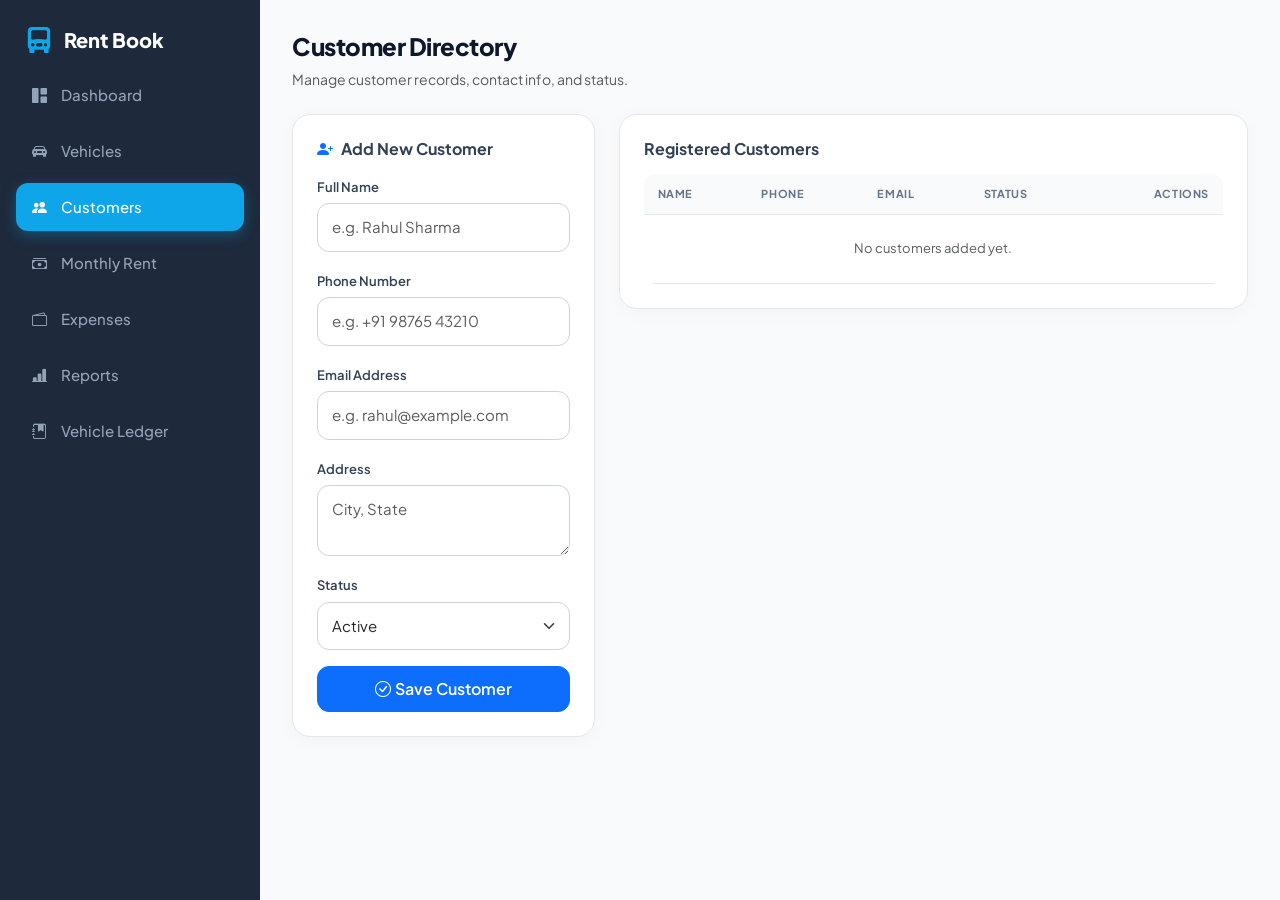
<file: customers.html>
<!DOCTYPE html>
<html lang="en">
<head>
    <meta charset="UTF-8">
    <meta name="viewport" content="width=device-width, initial-scale=1.0, maximum-scale=1.0, user-scalable=no">
    <title>Customers - Rent Book Pro</title>
    <link href="https://cdn.jsdelivr.net/npm/bootstrap@5.3.3/dist/css/bootstrap.min.css" rel="stylesheet">
    <link href="https://cdn.jsdelivr.net/npm/bootstrap-icons@1.11.3/font/bootstrap-icons.css" rel="stylesheet">
    <link rel="stylesheet" href="style.css">
</head>
<body>

    <!-- Mobile Drawer Overlay -->
    <div class="sidebar-overlay" id="sidebarOverlay" onclick="toggleSidebar()"></div>

    <!-- Mobile Header -->
    <header class="mobile-header">
        <div class="d-flex align-items-center gap-2">
            <button class="mobile-menu-btn" onclick="toggleSidebar()" aria-label="Toggle Menu">
                <i class="bi bi-list"></i>
            </button>
            <span class="fw-bold fs-5 text-white">Rent Book</span>
        </div>
        <span class="badge bg-primary-soft rounded-pill">Pro</span>
    </header>

    <div class="wrapper">
        <!-- Sidebar Navigation -->
        <aside class="sidebar" id="sidebar">
            <div class="d-flex align-items-center justify-content-between mb-2">
                <h3 class="logo mb-0"><i class="bi bi-truck-front-fill"></i><span>Rent Book</span></h3>
                <button class="mobile-menu-btn d-md-none" onclick="toggleSidebar()"><i class="bi bi-x-lg"></i></button>
            </div>
            
            <ul class="menu mt-3">
                <li><a href="index.html"><i class="bi bi-grid-1x2-fill"></i><span>Dashboard</span></a></li>
                <li><a href="vehicles.html"><i class="bi bi-car-front-fill"></i><span>Vehicles</span></a></li>
                <li class="active"><a href="customers.html"><i class="bi bi-people-fill"></i><span>Customers</span></a></li>
                <li><a href="rent.html"><i class="bi bi-cash-stack"></i><span>Monthly Rent</span></a></li>
                <li><a href="expenses.html"><i class="bi bi-wallet2"></i><span>Expenses</span></a></li>
                <li><a href="reports.html"><i class="bi bi-bar-chart-line-fill"></i><span>Reports</span></a></li>
                <li><a href="ledger.html"><i class="bi bi-journal-bookmark-fill"></i><span>Vehicle Ledger</span></a></li>
            </ul>
        </aside>

        <!-- Main Content Area -->
        <main class="content">
            <div class="topbar">
                <div>
                    <h2 class="page-title">Customer Directory</h2>
                    <p class="text-muted small mb-0">Manage customer records, contact info, and status.</p>
                </div>
            </div>

            <div class="row g-4">
                <!-- Customer Form (Add/Edit) -->
                <div class="col-xl-4 col-lg-5">
                    <div class="panel-card p-3 p-md-4">
                        <h5 class="fw-bold mb-3 fs-6" id="formTitle"><i class="bi bi-person-plus-fill text-primary me-2"></i>Add New Customer</h5>
                        <form id="customerForm">
                            <input type="hidden" id="editCustomerIndex" value="-1">

                            <div class="mb-3">
                                <label class="form-label">Full Name</label>
                                <input type="text" id="cName" class="form-control" placeholder="e.g. Rahul Sharma" required>
                            </div>

                            <div class="mb-3">
                                <label class="form-label">Phone Number</label>
                                <input type="tel" id="cPhone" class="form-control" placeholder="e.g. +91 98765 43210" required>
                            </div>

                            <div class="mb-3">
                                <label class="form-label">Email Address</label>
                                <input type="email" id="cEmail" class="form-control" placeholder="e.g. rahul@example.com">
                            </div>

                            <div class="mb-3">
                                <label class="form-label">Address</label>
                                <textarea id="cAddress" class="form-control" rows="2" placeholder="City, State"></textarea>
                            </div>

                            <div class="mb-3">
                                <label class="form-label">Status</label>
                                <select id="cStatus" class="form-select">
                                    <option value="Active">Active</option>
                                    <option value="Inactive">Inactive</option>
                                </select>
                            </div>

                            <div class="d-flex gap-2">
                                <button type="submit" id="submitBtn" class="btn btn-primary w-100">
                                    <i class="bi bi-check-circle me-1"></i> Save Customer
                                </button>
                                <button type="button" id="cancelBtn" class="btn btn-outline-secondary d-none" onclick="cancelCustomerEdit()">
                                    Cancel
                                </button>
                            </div>
                        </form>
                    </div>
                </div>

                <!-- Customer Directory Table -->
                <div class="col-xl-8 col-lg-7">
                    <div class="panel-card p-3 p-md-4">
                        <h5 class="fw-bold mb-3 fs-6">Registered Customers</h5>
                        <div class="table-responsive">
                            <table class="table custom-table align-middle">
                                <thead>
                                    <tr>
                                        <th>Name</th>
                                        <th>Phone</th>
                                        <th>Email</th>
                                        <th>Status</th>
                                        <th class="text-end">Actions</th>
                                    </tr>
                                </thead>
                                <tbody id="customerList"></tbody>
                            </table>
                        </div>
                    </div>
                </div>
            </div>
        </main>
    </div>

    <script>
        function toggleSidebar() {
            document.getElementById("sidebar").classList.toggle("show");
            document.getElementById("sidebarOverlay").classList.toggle("active");
        }

        function loadCustomers() {
            let customers = JSON.parse(localStorage.getItem("customers")) || [];
            let tbody = document.getElementById("customerList");

            if (customers.length === 0) {
                tbody.innerHTML = `<tr><td colspan="5" class="text-center text-muted py-4">No customers added yet.</td></tr>`;
                return;
            }

            tbody.innerHTML = customers.map((c, i) => `
                <tr>
                    <td>
                        <div class="fw-bold text-dark">${c.name}</div>
                        <small class="text-muted">${c.address || ''}</small>
                    </td>
                    <td><span class="fw-medium">${c.phone}</span></td>
                    <td><small class="text-muted">${c.email || '-'}</small></td>
                    <td>
                        <span class="badge ${c.status === 'Active' ? 'bg-success-soft' : 'bg-danger-soft'}">
                            ${c.status || 'Active'}
                        </span>
                    </td>
                    <td class="text-end">
                        <div class="btn-group btn-group-sm">
                            <button onclick="editCustomer(${i})" class="btn btn-outline-primary" title="Edit Customer"><i class="bi bi-pencil-square"></i></button>
                            <button onclick="deleteCustomer(${i})" class="btn btn-outline-danger" title="Delete Customer"><i class="bi bi-trash"></i></button>
                        </div>
                    </td>
                </tr>
            `).join('');
        }

        document.getElementById("customerForm").addEventListener("submit", (e) => {
            e.preventDefault();
            let customers = JSON.parse(localStorage.getItem("customers")) || [];
            let index = parseInt(document.getElementById("editCustomerIndex").value);

            let data = {
                name: document.getElementById("cName").value.trim(),
                phone: document.getElementById("cPhone").value.trim(),
                email: document.getElementById("cEmail").value.trim(),
                address: document.getElementById("cAddress").value.trim(),
                status: document.getElementById("cStatus").value
            };

            if (index >= 0) {
                customers[index] = data;
            } else {
                customers.push(data);
            }

            localStorage.setItem("customers", JSON.stringify(customers));
            cancelCustomerEdit();
            loadCustomers();
        });

        function editCustomer(i) {
            let customers = JSON.parse(localStorage.getItem("customers")) || [];
            let c = customers[i];
            if (!c) return;

            document.getElementById("editCustomerIndex").value = i;
            document.getElementById("cName").value = c.name || '';
            document.getElementById("cPhone").value = c.phone || '';
            document.getElementById("cEmail").value = c.email || '';
            document.getElementById("cAddress").value = c.address || '';
            document.getElementById("cStatus").value = c.status || 'Active';

            document.getElementById("formTitle").innerHTML = `<i class="bi bi-pencil-square text-primary me-2"></i>Edit Customer`;
            document.getElementById("submitBtn").innerHTML = `<i class="bi bi-check-circle me-1"></i> Update Customer`;
            document.getElementById("cancelBtn").classList.remove("d-none");
        }

        function cancelCustomerEdit() {
            document.getElementById("customerForm").reset();
            document.getElementById("editCustomerIndex").value = "-1";
            document.getElementById("formTitle").innerHTML = `<i class="bi bi-person-plus-fill text-primary me-2"></i>Add New Customer`;
            document.getElementById("submitBtn").innerHTML = `<i class="bi bi-check-circle me-1"></i> Save Customer`;
            document.getElementById("cancelBtn").classList.add("d-none");
        }

        function deleteCustomer(i) {
            if (confirm("Are you sure you want to delete this customer?")) {
                let customers = JSON.parse(localStorage.getItem("customers")) || [];
                customers.splice(i, 1);
                localStorage.setItem("customers", JSON.stringify(customers));
                cancelCustomerEdit();
                loadCustomers();
            }
        }

        document.addEventListener("DOMContentLoaded", loadCustomers);
    </script>
</body>
</html>
</file>
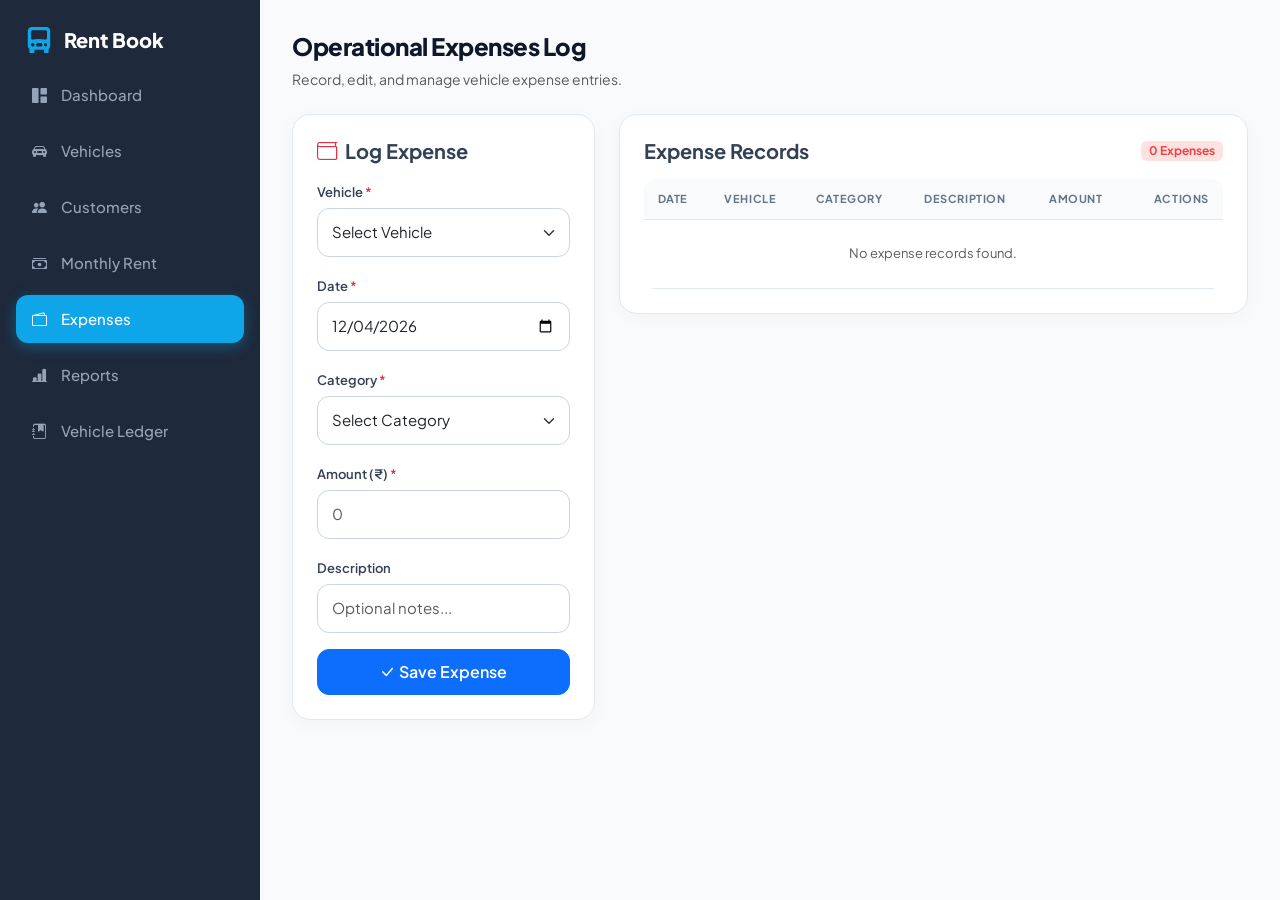
<file: expenses.html>
<!DOCTYPE html>
<html lang="en">
<head>
    <meta charset="UTF-8">
    <meta name="viewport" content="width=device-width, initial-scale=1.0">
    <title>Expenses - Rent Book Pro</title>
    <link href="https://cdn.jsdelivr.net/npm/bootstrap@5.3.3/dist/css/bootstrap.min.css" rel="stylesheet">
    <link href="https://cdn.jsdelivr.net/npm/bootstrap-icons@1.11.3/font/bootstrap-icons.css" rel="stylesheet">
    <link rel="stylesheet" href="style.css">
</head>
<body>
     <!-- Mobile Drawer Overlay -->
    <div class="sidebar-overlay" id="sidebarOverlay" onclick="toggleSidebar()"></div>

    <!-- Mobile Header -->
    <header class="mobile-header">
        <div class="d-flex align-items-center gap-2">
            <button class="mobile-menu-btn" onclick="toggleSidebar()" aria-label="Toggle Menu">
                <i class="bi bi-list"></i>
            </button>
            <span class="fw-bold fs-5 text-white">Rent Book</span>
        </div>
        <span class="badge bg-primary-soft rounded-pill">Pro</span>
    </header>
    <div class="wrapper">
        <!-- Sidebar Navigation -->
        <aside class="sidebar" id="sidebar">
            <div class="d-flex align-items-center justify-content-between mb-2">
                <h3 class="logo mb-0"><i class="bi bi-truck-front-fill"></i><span>Rent Book</span></h3>
                <button class="mobile-menu-btn d-md-none" onclick="toggleSidebar()"><i class="bi bi-x-lg"></i></button>
            </div>
            
            <ul class="menu mt-3">
                <li><a href="index.html"><i class="bi bi-grid-1x2-fill"></i><span>Dashboard</span></a></li>
                <li><a href="vehicles.html"><i class="bi bi-car-front-fill"></i><span>Vehicles</span></a></li>
                <li><a href="customers.html"><i class="bi bi-people-fill"></i><span>Customers</span></a></li>
                <li><a href="rent.html"><i class="bi bi-cash-stack"></i><span>Monthly Rent</span></a></li>
                <li class="active"><a href="expenses.html"><i class="bi bi-wallet2"></i><span>Expenses</span></a></li>
                <li><a href="reports.html"><i class="bi bi-bar-chart-line-fill"></i><span>Reports</span></a></li>
                <li><a href="ledger.html"><i class="bi bi-journal-bookmark-fill"></i><span>Vehicle Ledger</span></a></li>
            </ul>
        </aside>

        <!-- Main Content Area -->
        <main class="content">
            <div class="topbar">
                <div>
                    <h2 class="page-title">Operational Expenses Log</h2>
                    <p class="text-muted small mb-0">Record, edit, and manage vehicle expense entries.</p>
                </div>
            </div>

            <div class="row g-4">
                <!-- Left Column: Inline Form (Add / Edit) -->
                <div class="col-lg-4">
                    <div class="panel-card p-4">
                        <h5 class="fw-bold mb-3" id="formHeader">
                            <i class="bi bi-wallet text-danger me-2"></i>Log Expense
                        </h5>
                        <form id="expForm" onsubmit="event.preventDefault(); saveExpense();">
                            <input type="hidden" id="expEditIndex" value="">

                            <div class="mb-3">
                                <label class="form-label">Vehicle <span class="text-danger">*</span></label>
                                <select id="eVehicle" class="form-select" required></select>
                            </div>

                            <div class="mb-3">
                                <label class="form-label">Date <span class="text-danger">*</span></label>
                                <input type="date" id="eDate" class="form-control" required>
                            </div>

                            <div class="mb-3">
                                <label class="form-label">Category <span class="text-danger">*</span></label>
                                <select id="eCategory" class="form-select" required>
                                    <option value="">Select Category</option>
                                    <option value="EMI">EMI</option>
                                    <option value="Driver Salary">Driver Salary</option>
                                    <option value="Insurance">Insurance</option>
                                    <option value="RTO">RTO</option>
                                    <option value="Fuel">Fuel</option>
                                    <option value="Maintenance">Maintenance</option>
                                    <option value="Toll/Tax">Toll/Tax</option>
                                    <option value="Other">Other</option>
                                </select>
                            </div>

                            <div class="mb-3">
                                <label class="form-label">Amount (₹) <span class="text-danger">*</span></label>
                                <input type="number" id="eAmount" class="form-control" placeholder="0" min="0" required>
                            </div>

                            <div class="mb-3">
                                <label class="form-label">Description</label>
                                <input type="text" id="eDesc" class="form-control" placeholder="Optional notes...">
                            </div>

                            <div class="d-flex gap-2">
                                <button type="submit" class="btn btn-primary flex-grow-1" id="submitBtn">
                                    <i class="bi bi-check-lg me-1"></i> Save Expense
                                </button>
                                <button type="button" class="btn btn-light d-none" id="cancelBtn" onclick="resetForm()">
                                    Cancel
                                </button>
                            </div>
                        </form>
                    </div>
                </div>

                <!-- Right Column: Expense Table -->
                <div class="col-lg-8">
                    <div class="panel-card p-4">
                        <div class="d-flex align-items-center justify-content-between mb-3">
                            <h5 class="fw-bold mb-0">Expense Records</h5>
                            <span class="badge bg-danger-soft" id="totalCount">0 Expenses</span>
                        </div>
                        <div class="table-responsive">
                            <table class="table custom-table align-middle">
                                <thead>
                                    <tr>
                                        <th>Date</th>
                                        <th>Vehicle</th>
                                        <th>Category</th>
                                        <th>Description</th>
                                        <th>Amount</th>
                                        <th class="text-end">Actions</th>
                                    </tr>
                                </thead>
                                <tbody id="expList"></tbody>
                            </table>
                        </div>
                    </div>
                </div>
            </div>
        </main>
    </div>

    <script>
         function toggleSidebar() {
            document.getElementById("sidebar").classList.toggle("show");
            document.getElementById("sidebarOverlay").classList.toggle("active");
        }

        function populateVehicles() {
            let vehicles = [];
            try {
                vehicles = JSON.parse(localStorage.getItem("vehicles")) || [];
            } catch (e) {
                vehicles = [];
            }
            let select = document.getElementById("eVehicle");
            select.innerHTML = `<option value="">Select Vehicle</option>` + 
                vehicles.map(v => `<option value="${v.registration}">${v.registration} - ${v.vehicleName || v.name || ''}</option>`).join('');
        }

        function loadExpenseTable() {
            let expenses = [];
            try {
                expenses = JSON.parse(localStorage.getItem("expenses")) || [];
            } catch (e) {
                expenses = [];
            }

            let tbody = document.getElementById("expList");
            document.getElementById("totalCount").innerText = `${expenses.length} Expenses`;

            if (expenses.length === 0) {
                tbody.innerHTML = `<tr><td colspan="6" class="text-center text-muted py-4">No expense records found.</td></tr>`;
                return;
            }

            let html = '';
            for (let i = expenses.length - 1; i >= 0; i--) {
                let e = expenses[i];
                html += `
                    <tr>
                        <td><small class="fw-medium">${e.date || '-'}</small></td>
                        <td class="fw-bold text-dark">${e.vehicle || '-'}</td>
                        <td><span class="badge bg-danger-soft">${e.category || 'Other'}</span></td>
                        <td><span class="text-muted small">${e.description || '-'}</span></td>
                        <td class="text-danger fw-bold">₹ ${Number(e.amount || 0).toLocaleString('en-IN')}</td>
                        <td class="text-end">
                            <button class="btn btn-sm btn-outline-primary me-1" onclick="editExpense(${i})" title="Edit">
                                <i class="bi bi-pencil-square"></i>
                            </button>
                            <button class="btn btn-sm btn-outline-danger" onclick="deleteExpense(${i})" title="Delete">
                                <i class="bi bi-trash-fill"></i>
                            </button>
                        </td>
                    </tr>
                `;
            }
            tbody.innerHTML = html;
        }

        function editExpense(index) {
            let expenses = JSON.parse(localStorage.getItem("expenses")) || [];
            let item = expenses[index];

            if (!item) return;

            document.getElementById("expEditIndex").value = index;
            document.getElementById("eVehicle").value = item.vehicle || "";
            document.getElementById("eDate").value = item.date || "";
            document.getElementById("eCategory").value = item.category || "";
            document.getElementById("eAmount").value = item.amount || "";
            document.getElementById("eDesc").value = item.description || "";

            document.getElementById("formHeader").innerHTML = `<i class="bi bi-pencil-square text-primary me-2"></i>Edit Expense`;
            document.getElementById("submitBtn").innerHTML = `<i class="bi bi-check-lg me-1"></i> Update Expense`;
            document.getElementById("cancelBtn").classList.remove("d-none");
        }

        function resetForm() {
            document.getElementById("expForm").reset();
            document.getElementById("expEditIndex").value = "";
            document.getElementById("eDate").value = new Date().toISOString().split('T')[0];

            document.getElementById("formHeader").innerHTML = `<i class="bi bi-wallet text-danger me-2"></i>Log Expense`;
            document.getElementById("submitBtn").innerHTML = `<i class="bi bi-check-lg me-1"></i> Save Expense`;
            document.getElementById("cancelBtn").classList.add("d-none");
        }

        function saveExpense() {
            let vehicle = document.getElementById("eVehicle").value;
            let date = document.getElementById("eDate").value;
            let category = document.getElementById("eCategory").value;
            let amount = document.getElementById("eAmount").value;
            let description = document.getElementById("eDesc").value;
            let editIndex = document.getElementById("expEditIndex").value;

            if (!vehicle || !date || !category || !amount) {
                alert("Please fill in all required fields.");
                return;
            }

            let expenses = JSON.parse(localStorage.getItem("expenses")) || [];
            let payload = {
                vehicle: vehicle,
                date: date,
                category: category,
                amount: Number(amount),
                description: description
            };

            if (editIndex !== "" && editIndex !== null) {
                expenses[Number(editIndex)] = payload;
            } else {
                expenses.push(payload);
            }

            localStorage.setItem("expenses", JSON.stringify(expenses));
            resetForm();
            loadExpenseTable();
        }

        function deleteExpense(index) {
            if (confirm("Are you sure you want to delete this expense entry?")) {
                let expenses = JSON.parse(localStorage.getItem("expenses")) || [];
                if (expenses[index] !== undefined) {
                    expenses.splice(index, 1);
                    localStorage.setItem("expenses", JSON.stringify(expenses));
                    
                    let currentEditingIndex = document.getElementById("expEditIndex").value;
                    if (currentEditingIndex !== "" && Number(currentEditingIndex) === index) {
                        resetForm();
                    }
                    loadExpenseTable();
                }
            }
        }

        document.addEventListener("DOMContentLoaded", () => {
            populateVehicles();
            document.getElementById("eDate").value = new Date().toISOString().split('T')[0];
            loadExpenseTable();
        });
    </script>
</body>
</html>
</file>
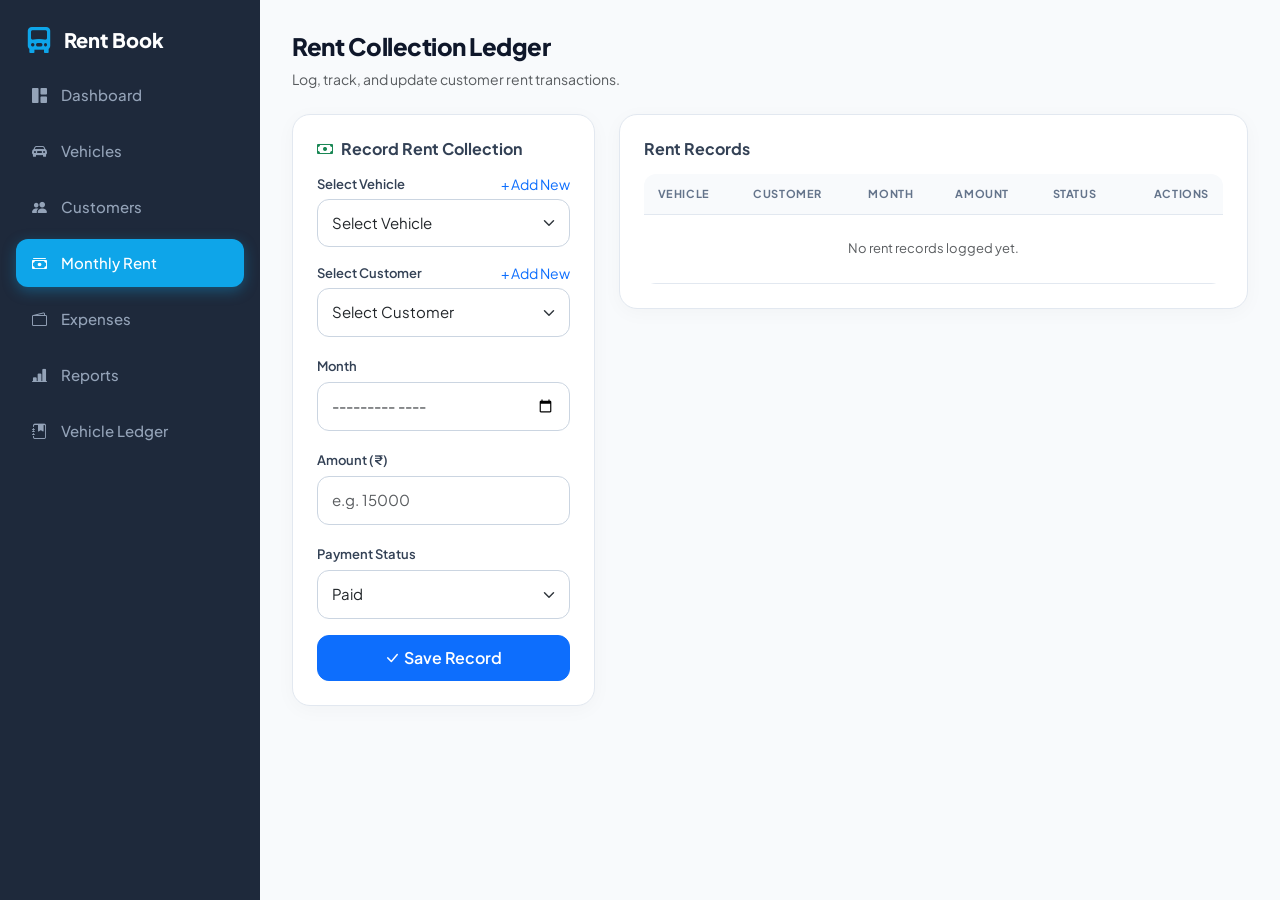
<file: Rent.html>
<!DOCTYPE html>
<html lang="en">
<head>
    <meta charset="UTF-8">
    <meta name="viewport" content="width=device-width, initial-scale=1.0, maximum-scale=1.0, user-scalable=no">
    <title>Monthly Rent - Rent Book Pro</title>
    <link href="https://cdn.jsdelivr.net/npm/bootstrap@5.3.3/dist/css/bootstrap.min.css" rel="stylesheet">
    <link href="https://cdn.jsdelivr.net/npm/bootstrap-icons@1.11.3/font/bootstrap-icons.css" rel="stylesheet">
    <link rel="stylesheet" href="style.css">
</head>
<body>

    <!-- Mobile Drawer Overlay -->
    <div class="sidebar-overlay" id="sidebarOverlay" onclick="toggleSidebar()"></div>

    <!-- Mobile Top Navigation Header -->
    <header class="mobile-header">
        <div class="d-flex align-items-center gap-2">
            <button class="mobile-menu-btn" onclick="toggleSidebar()" aria-label="Toggle Menu">
                <i class="bi bi-list"></i>
            </button>
            <span class="fw-bold fs-5 text-white">Rent Book</span>
        </div>
        <span class="badge bg-primary-soft rounded-pill">Pro</span>
    </header>

    <div class="wrapper">
        <!-- Sidebar Navigation -->
        <aside class="sidebar" id="sidebar">
            <div class="d-flex align-items-center justify-content-between mb-2">
                <h3 class="logo mb-0"><i class="bi bi-truck-front-fill"></i><span>Rent Book</span></h3>
                <button class="mobile-menu-btn d-md-none" onclick="toggleSidebar()"><i class="bi bi-x-lg"></i></button>
            </div>
            
            <ul class="menu mt-3">
                <li><a href="index.html"><i class="bi bi-grid-1x2-fill"></i><span>Dashboard</span></a></li>
                <li><a href="vehicles.html"><i class="bi bi-car-front-fill"></i><span>Vehicles</span></a></li>
                <li><a href="customers.html"><i class="bi bi-people-fill"></i><span>Customers</span></a></li>
                <li class="active"><a href="rent.html"><i class="bi bi-cash-stack"></i><span>Monthly Rent</span></a></li>
                <li><a href="expenses.html"><i class="bi bi-wallet2"></i><span>Expenses</span></a></li>
                <li><a href="reports.html"><i class="bi bi-bar-chart-line-fill"></i><span>Reports</span></a></li>
                <li><a href="ledger.html"><i class="bi bi-journal-bookmark-fill"></i><span>Vehicle Ledger</span></a></li>
            </ul>
        </aside>

        <!-- Main Content Area -->
        <main class="content">
            <div class="topbar">
                <div>
                    <h2 class="page-title">Rent Collection Ledger</h2>
                    <p class="text-muted small mb-0">Log, track, and update customer rent transactions.</p>
                </div>
            </div>

            <div class="row g-4">
                <!-- Record / Edit Form -->
                <div class="col-xl-4 col-lg-5">
                    <div class="panel-card p-3 p-md-4">
                        <h5 class="fw-bold mb-3 fs-6" id="formTitle"><i class="bi bi-cash text-success me-2"></i>Record Rent Collection</h5>
                        <form id="rentForm">
                            <input type="hidden" id="editRentIndex" value="-1">

                            <div class="mb-3">
 <div class="d-flex justify-content-between align-items-center mb-1">
                                    <label class="form-label mb-0">Select Vehicle</label>
                                    <a href="vehicles.html" class="small text-primary text-decoration-none">+ Add New</a>
                                </div>                                <select id="rVehicle" class="form-select" required></select>
                            </div>

                            <div class="mb-3">
                                <div class="d-flex justify-content-between align-items-center mb-1">
                                    <label class="form-label mb-0">Select Customer</label>
                                    <a href="customers.html" class="small text-primary text-decoration-none">+ Add New</a>
                                </div>
                                <select id="rCustomer" class="form-select" required></select>
                            </div>

                            <div class="mb-3">
                                <label class="form-label">Month</label>
                                <input type="month" id="rMonth" class="form-control" required>
                            </div>

                            <div class="mb-3">
                                <label class="form-label">Amount (₹)</label>
                                <input type="number" id="rAmount" class="form-control" placeholder="e.g. 15000" required>
                            </div>

                            <div class="mb-3">
                                <label class="form-label">Payment Status</label>
                                <select id="rStatus" class="form-select">
                                    <option value="Paid">Paid</option>
                                    <option value="Pending">Pending</option>
                                </select>
                            </div>

                            <div class="d-flex gap-2">
                                <button type="submit" id="submitBtn" class="btn btn-primary w-100">
                                    <i class="bi bi-check-lg me-1"></i> Save Record
                                </button>
                                <button type="button" id="cancelBtn" class="btn btn-outline-secondary d-none" onclick="cancelRentEdit()">
                                    Cancel
                                </button>
                            </div>
                        </form>
                    </div>
                </div>

                <!-- Rent Records Table -->
                <div class="col-xl-8 col-lg-7">
                    <div class="panel-card p-3 p-md-4">
                        <h5 class="fw-bold mb-3 fs-6">Rent Records</h5>
                        <div class="table-responsive">
                            <table class="table custom-table align-middle">
                                <thead>
                                    <tr>
                                        <th>Vehicle</th>
                                        <th>Customer</th>
                                        <th>Month</th>
                                        <th>Amount</th>
                                        <th>Status</th>
                                        <th class="text-end">Actions</th>
                                    </tr>
                                </thead>
                                <tbody id="rentList"></tbody>
                            </table>
                        </div>
                    </div>
                </div>
            </div>
        </main>
    </div>

    <script>
        function toggleSidebar() {
            document.getElementById("sidebar").classList.toggle("show");
            document.getElementById("sidebarOverlay").classList.toggle("active");
        }

        function initRentPage() {
            // Populate Vehicles Dropdown
            let vehicles = JSON.parse(localStorage.getItem("vehicles")) || [];
            let vSelect = document.getElementById("rVehicle");
            vSelect.innerHTML = `<option value="">Select Vehicle</option>` + 
                vehicles.map(v => `<option value="${v.registration}">${v.registration} - ${v.vehicleName || v.name || ''}</option>`).join('');

            // Populate Customers Dropdown from localStorage
            let customers = JSON.parse(localStorage.getItem("customers")) || [];
            let cSelect = document.getElementById("rCustomer");
            cSelect.innerHTML = `<option value="">Select Customer</option>` + 
                customers.map(c => `<option value="${c.name}">${c.name} (${c.phone})</option>`).join('');

            // Load Rent Table Data
            loadRentTable();
        }

        function loadRentTable() {
            let rents = JSON.parse(localStorage.getItem("rents")) || [];
            let tbody = document.getElementById("rentList");

            if (rents.length === 0) {
                tbody.innerHTML = `<tr><td colspan="6" class="text-center text-muted py-4">No rent records logged yet.</td></tr>`;
                return;
            }

            tbody.innerHTML = rents.map((r, i) => `
                <tr>
                    <td class="fw-bold text-dark">${r.vehicle || '-'}</td>
                    <td>${r.customer || '-'}</td>
                    <td><small class="fw-medium">${r.month || '-'}</small></td>
                    <td class="text-success fw-bold">₹ ${Number(r.amount || 0).toLocaleString('en-IN')}</td>
                    <td>
                        <span class="badge ${r.paymentStatus === 'Paid' ? 'bg-success-soft' : 'bg-warning-soft'}">
                            ${r.paymentStatus || 'Pending'}
                        </span>
                    </td>
                    <td class="text-end">
                        <div class="btn-group btn-group-sm">
                            <button onclick="editRent(${i})" class="btn btn-outline-primary" title="Edit Rent Record"><i class="bi bi-pencil-square"></i></button>
                            <button onclick="deleteRent(${i})" class="btn btn-outline-danger" title="Delete Rent Record"><i class="bi bi-trash"></i></button>
                        </div>
                    </td>
                </tr>
            `).join('');
        }

        document.getElementById("rentForm").addEventListener("submit", (e) => {
            e.preventDefault();
            let rents = JSON.parse(localStorage.getItem("rents")) || [];
            let index = parseInt(document.getElementById("editRentIndex").value);

            let record = {
                vehicle: document.getElementById("rVehicle").value,
                customer: document.getElementById("rCustomer").value,
                month: document.getElementById("rMonth").value,
                amount: document.getElementById("rAmount").value,
                paymentStatus: document.getElementById("rStatus").value,
                paymentDate: new Date().toISOString().split('T')[0]
            };

            if (index >= 0) {
                rents[index] = record;
            } else {
                rents.push(record);
            }

            localStorage.setItem("rents", JSON.stringify(rents));
            cancelRentEdit();
            loadRentTable();
        });

        function editRent(i) {
            let rents = JSON.parse(localStorage.getItem("rents")) || [];
            let r = rents[i];
            if (!r) return;

            document.getElementById("editRentIndex").value = i;
            document.getElementById("rVehicle").value = r.vehicle || '';
            document.getElementById("rCustomer").value = r.customer || '';
            document.getElementById("rMonth").value = r.month || '';
            document.getElementById("rAmount").value = r.amount || '';
            document.getElementById("rStatus").value = r.paymentStatus || 'Paid';

            document.getElementById("formTitle").innerHTML = `<i class="bi bi-pencil-square text-primary me-2"></i>Edit Rent Record`;
            document.getElementById("submitBtn").innerHTML = `<i class="bi bi-check-circle me-1"></i> Update Record`;
            document.getElementById("cancelBtn").classList.remove("d-none");
        }

        function cancelRentEdit() {
            document.getElementById("rentForm").reset();
            document.getElementById("editRentIndex").value = "-1";
            document.getElementById("formTitle").innerHTML = `<i class="bi bi-cash text-success me-2"></i>Record Rent Collection`;
            document.getElementById("submitBtn").innerHTML = `<i class="bi bi-check-lg me-1"></i> Save Record`;
            document.getElementById("cancelBtn").classList.add("d-none");
        }

        function deleteRent(i) {
            if (confirm("Are you sure you want to delete this rent entry?")) {
                let rents = JSON.parse(localStorage.getItem("rents")) || [];
                rents.splice(i, 1);
                localStorage.setItem("rents", JSON.stringify(rents));
                cancelRentEdit();
                loadRentTable();
            }
        }

        document.addEventListener("DOMContentLoaded", initRentPage);
    </script>
</body>
</html>
</file>
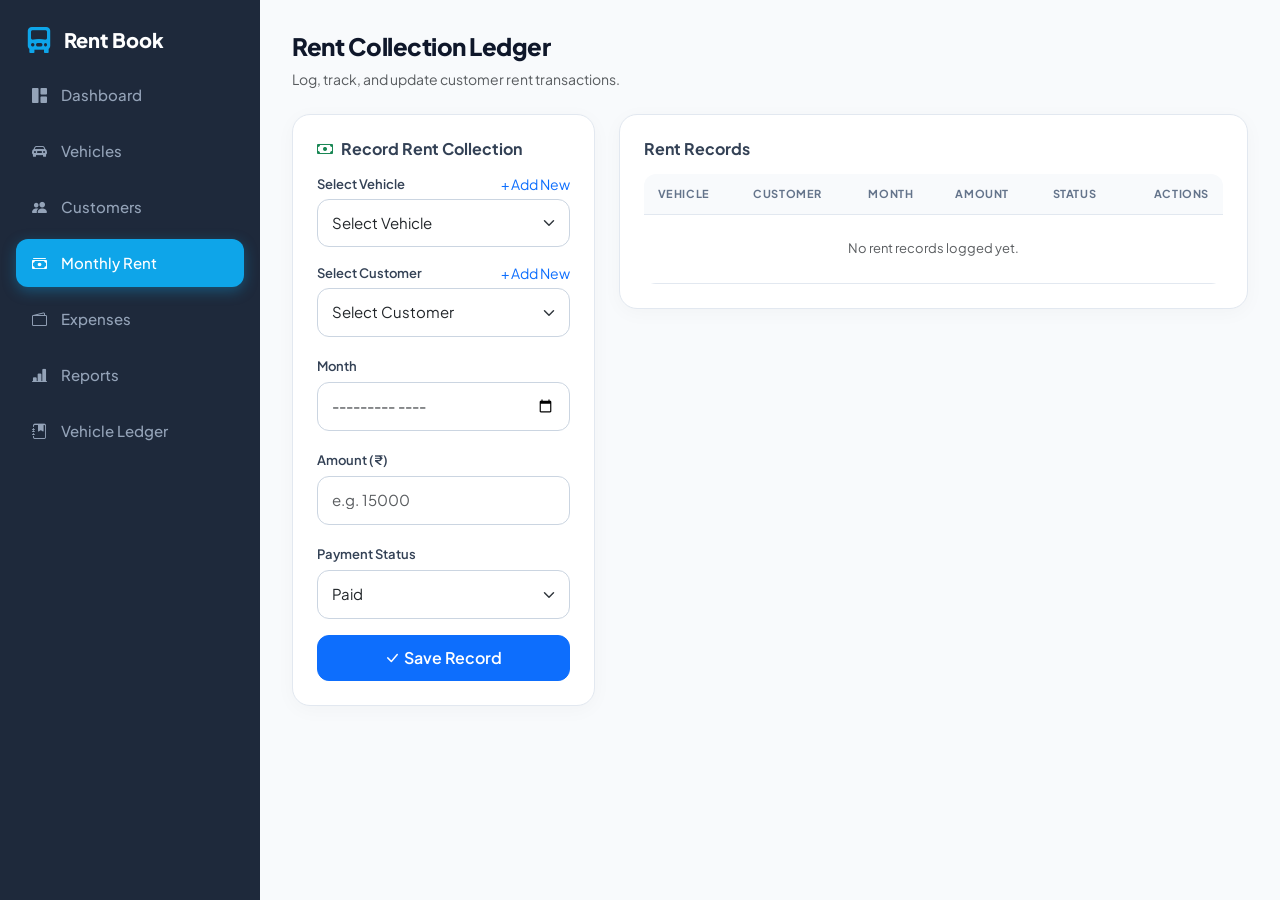
<file: rent.html>
<!DOCTYPE html>
<html lang="en">
<head>
    <meta charset="UTF-8">
    <meta name="viewport" content="width=device-width, initial-scale=1.0, maximum-scale=1.0, user-scalable=no">
    <title>Monthly Rent - Rent Book Pro</title>
    <link href="https://cdn.jsdelivr.net/npm/bootstrap@5.3.3/dist/css/bootstrap.min.css" rel="stylesheet">
    <link href="https://cdn.jsdelivr.net/npm/bootstrap-icons@1.11.3/font/bootstrap-icons.css" rel="stylesheet">
    <link rel="stylesheet" href="style.css">
</head>
<body>

    <!-- Mobile Drawer Overlay -->
    <div class="sidebar-overlay" id="sidebarOverlay" onclick="toggleSidebar()"></div>

    <!-- Mobile Top Navigation Header -->
    <header class="mobile-header">
        <div class="d-flex align-items-center gap-2">
            <button class="mobile-menu-btn" onclick="toggleSidebar()" aria-label="Toggle Menu">
                <i class="bi bi-list"></i>
            </button>
            <span class="fw-bold fs-5 text-white">Rent Book</span>
        </div>
        <span class="badge bg-primary-soft rounded-pill">Pro</span>
    </header>

    <div class="wrapper">
        <!-- Sidebar Navigation -->
        <aside class="sidebar" id="sidebar">
            <div class="d-flex align-items-center justify-content-between mb-2">
                <h3 class="logo mb-0"><i class="bi bi-truck-front-fill"></i><span>Rent Book</span></h3>
                <button class="mobile-menu-btn d-md-none" onclick="toggleSidebar()"><i class="bi bi-x-lg"></i></button>
            </div>
            
            <ul class="menu mt-3">
                <li><a href="index.html"><i class="bi bi-grid-1x2-fill"></i><span>Dashboard</span></a></li>
                <li><a href="vehicles.html"><i class="bi bi-car-front-fill"></i><span>Vehicles</span></a></li>
                <li><a href="customers.html"><i class="bi bi-people-fill"></i><span>Customers</span></a></li>
                <li class="active"><a href="rent.html"><i class="bi bi-cash-stack"></i><span>Monthly Rent</span></a></li>
                <li><a href="expenses.html"><i class="bi bi-wallet2"></i><span>Expenses</span></a></li>
                <li><a href="reports.html"><i class="bi bi-bar-chart-line-fill"></i><span>Reports</span></a></li>
                <li><a href="ledger.html"><i class="bi bi-journal-bookmark-fill"></i><span>Vehicle Ledger</span></a></li>
            </ul>
        </aside>

        <!-- Main Content Area -->
        <main class="content">
            <div class="topbar">
                <div>
                    <h2 class="page-title">Rent Collection Ledger</h2>
                    <p class="text-muted small mb-0">Log, track, and update customer rent transactions.</p>
                </div>
            </div>

            <div class="row g-4">
                <!-- Record / Edit Form -->
                <div class="col-xl-4 col-lg-5">
                    <div class="panel-card p-3 p-md-4">
                        <h5 class="fw-bold mb-3 fs-6" id="formTitle"><i class="bi bi-cash text-success me-2"></i>Record Rent Collection</h5>
                        <form id="rentForm">
                            <input type="hidden" id="editRentIndex" value="-1">

                            <div class="mb-3">
 <div class="d-flex justify-content-between align-items-center mb-1">
                                    <label class="form-label mb-0">Select Vehicle</label>
                                    <a href="vehicles.html" class="small text-primary text-decoration-none">+ Add New</a>
                                </div>                                <select id="rVehicle" class="form-select" required></select>
                            </div>

                            <div class="mb-3">
                                <div class="d-flex justify-content-between align-items-center mb-1">
                                    <label class="form-label mb-0">Select Customer</label>
                                    <a href="customers.html" class="small text-primary text-decoration-none">+ Add New</a>
                                </div>
                                <select id="rCustomer" class="form-select" required></select>
                            </div>

                            <div class="mb-3">
                                <label class="form-label">Month</label>
                                <input type="month" id="rMonth" class="form-control" required>
                            </div>

                            <div class="mb-3">
                                <label class="form-label">Amount (₹)</label>
                                <input type="number" id="rAmount" class="form-control" placeholder="e.g. 15000" required>
                            </div>

                            <div class="mb-3">
                                <label class="form-label">Payment Status</label>
                                <select id="rStatus" class="form-select">
                                    <option value="Paid">Paid</option>
                                    <option value="Pending">Pending</option>
                                </select>
                            </div>

                            <div class="d-flex gap-2">
                                <button type="submit" id="submitBtn" class="btn btn-primary w-100">
                                    <i class="bi bi-check-lg me-1"></i> Save Record
                                </button>
                                <button type="button" id="cancelBtn" class="btn btn-outline-secondary d-none" onclick="cancelRentEdit()">
                                    Cancel
                                </button>
                            </div>
                        </form>
                    </div>
                </div>

                <!-- Rent Records Table -->
                <div class="col-xl-8 col-lg-7">
                    <div class="panel-card p-3 p-md-4">
                        <h5 class="fw-bold mb-3 fs-6">Rent Records</h5>
                        <div class="table-responsive">
                            <table class="table custom-table align-middle">
                                <thead>
                                    <tr>
                                        <th>Vehicle</th>
                                        <th>Customer</th>
                                        <th>Month</th>
                                        <th>Amount</th>
                                        <th>Status</th>
                                        <th class="text-end">Actions</th>
                                    </tr>
                                </thead>
                                <tbody id="rentList"></tbody>
                            </table>
                        </div>
                    </div>
                </div>
            </div>
        </main>
    </div>

    <script>
        function toggleSidebar() {
            document.getElementById("sidebar").classList.toggle("show");
            document.getElementById("sidebarOverlay").classList.toggle("active");
        }

        function initRentPage() {
            // Populate Vehicles Dropdown
            let vehicles = JSON.parse(localStorage.getItem("vehicles")) || [];
            let vSelect = document.getElementById("rVehicle");
            vSelect.innerHTML = `<option value="">Select Vehicle</option>` + 
                vehicles.map(v => `<option value="${v.registration}">${v.registration} - ${v.vehicleName || v.name || ''}</option>`).join('');

            // Populate Customers Dropdown from localStorage
            let customers = JSON.parse(localStorage.getItem("customers")) || [];
            let cSelect = document.getElementById("rCustomer");
            cSelect.innerHTML = `<option value="">Select Customer</option>` + 
                customers.map(c => `<option value="${c.name}">${c.name} (${c.phone})</option>`).join('');

            // Load Rent Table Data
            loadRentTable();
        }

        function loadRentTable() {
            let rents = JSON.parse(localStorage.getItem("rents")) || [];
            let tbody = document.getElementById("rentList");

            if (rents.length === 0) {
                tbody.innerHTML = `<tr><td colspan="6" class="text-center text-muted py-4">No rent records logged yet.</td></tr>`;
                return;
            }

            tbody.innerHTML = rents.map((r, i) => `
                <tr>
                    <td class="fw-bold text-dark">${r.vehicle || '-'}</td>
                    <td>${r.customer || '-'}</td>
                    <td><small class="fw-medium">${r.month || '-'}</small></td>
                    <td class="text-success fw-bold">₹ ${Number(r.amount || 0).toLocaleString('en-IN')}</td>
                    <td>
                        <span class="badge ${r.paymentStatus === 'Paid' ? 'bg-success-soft' : 'bg-warning-soft'}">
                            ${r.paymentStatus || 'Pending'}
                        </span>
                    </td>
                    <td class="text-end">
                        <div class="btn-group btn-group-sm">
                            <button onclick="editRent(${i})" class="btn btn-outline-primary" title="Edit Rent Record"><i class="bi bi-pencil-square"></i></button>
                            <button onclick="deleteRent(${i})" class="btn btn-outline-danger" title="Delete Rent Record"><i class="bi bi-trash"></i></button>
                        </div>
                    </td>
                </tr>
            `).join('');
        }

        document.getElementById("rentForm").addEventListener("submit", (e) => {
            e.preventDefault();
            let rents = JSON.parse(localStorage.getItem("rents")) || [];
            let index = parseInt(document.getElementById("editRentIndex").value);

            let record = {
                vehicle: document.getElementById("rVehicle").value,
                customer: document.getElementById("rCustomer").value,
                month: document.getElementById("rMonth").value,
                amount: document.getElementById("rAmount").value,
                paymentStatus: document.getElementById("rStatus").value,
                paymentDate: new Date().toISOString().split('T')[0]
            };

            if (index >= 0) {
                rents[index] = record;
            } else {
                rents.push(record);
            }

            localStorage.setItem("rents", JSON.stringify(rents));
            cancelRentEdit();
            loadRentTable();
        });

        function editRent(i) {
            let rents = JSON.parse(localStorage.getItem("rents")) || [];
            let r = rents[i];
            if (!r) return;

            document.getElementById("editRentIndex").value = i;
            document.getElementById("rVehicle").value = r.vehicle || '';
            document.getElementById("rCustomer").value = r.customer || '';
            document.getElementById("rMonth").value = r.month || '';
            document.getElementById("rAmount").value = r.amount || '';
            document.getElementById("rStatus").value = r.paymentStatus || 'Paid';

            document.getElementById("formTitle").innerHTML = `<i class="bi bi-pencil-square text-primary me-2"></i>Edit Rent Record`;
            document.getElementById("submitBtn").innerHTML = `<i class="bi bi-check-circle me-1"></i> Update Record`;
            document.getElementById("cancelBtn").classList.remove("d-none");
        }

        function cancelRentEdit() {
            document.getElementById("rentForm").reset();
            document.getElementById("editRentIndex").value = "-1";
            document.getElementById("formTitle").innerHTML = `<i class="bi bi-cash text-success me-2"></i>Record Rent Collection`;
            document.getElementById("submitBtn").innerHTML = `<i class="bi bi-check-lg me-1"></i> Save Record`;
            document.getElementById("cancelBtn").classList.add("d-none");
        }

        function deleteRent(i) {
            if (confirm("Are you sure you want to delete this rent entry?")) {
                let rents = JSON.parse(localStorage.getItem("rents")) || [];
                rents.splice(i, 1);
                localStorage.setItem("rents", JSON.stringify(rents));
                cancelRentEdit();
                loadRentTable();
            }
        }

        document.addEventListener("DOMContentLoaded", initRentPage);
    </script>
</body>
</html>
</file>
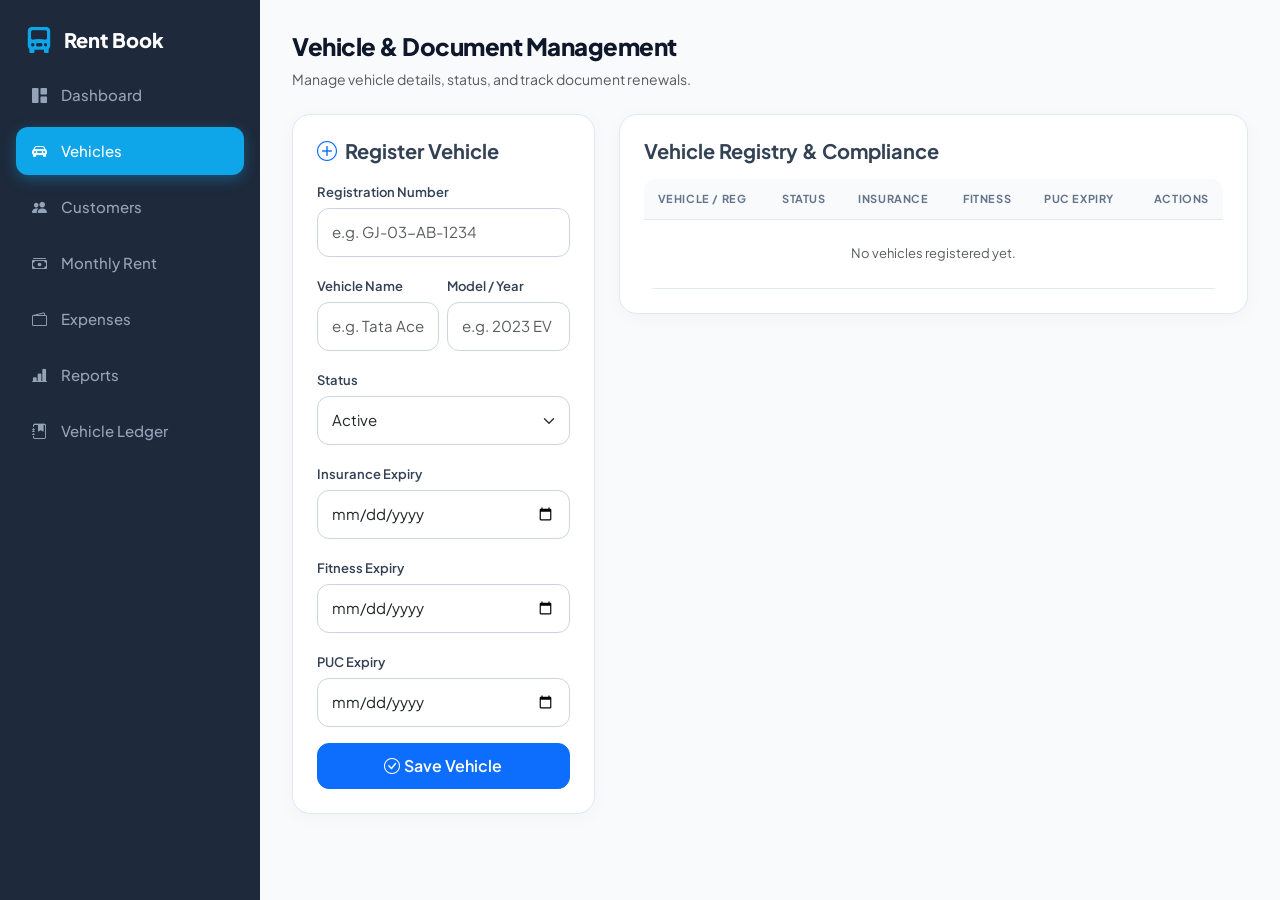
<file: vehicles.html>
<!DOCTYPE html>
<html lang="en">
<head>
    <meta charset="UTF-8">
    <meta name="viewport" content="width=device-width, initial-scale=1.0">
    <title>Vehicles - Rent Book Pro</title>
    <link href="https://cdn.jsdelivr.net/npm/bootstrap@5.3.3/dist/css/bootstrap.min.css" rel="stylesheet">
    <link href="https://cdn.jsdelivr.net/npm/bootstrap-icons@1.11.3/font/bootstrap-icons.css" rel="stylesheet">
    <link rel="stylesheet" href="style.css">
</head>
<body>
     <!-- Mobile Drawer Overlay -->
    <div class="sidebar-overlay" id="sidebarOverlay" onclick="toggleSidebar()"></div>

    <!-- Mobile Header -->
    <header class="mobile-header">
        <div class="d-flex align-items-center gap-2">
            <button class="mobile-menu-btn" onclick="toggleSidebar()" aria-label="Toggle Menu">
                <i class="bi bi-list"></i>
            </button>
            <span class="fw-bold fs-5 text-white">Rent Book</span>
        </div>
        <span class="badge bg-primary-soft rounded-pill">Pro</span>
    </header>

    <div class="wrapper">
        <!-- Sidebar Navigation -->
        <aside class="sidebar" id="sidebar">
            <div class="d-flex align-items-center justify-content-between mb-2">
                <h3 class="logo mb-0"><i class="bi bi-truck-front-fill"></i><span>Rent Book</span></h3>
                <button class="mobile-menu-btn d-md-none" onclick="toggleSidebar()"><i class="bi bi-x-lg"></i></button>
            </div>
            
            <ul class="menu mt-3">
                <li><a href="index.html"><i class="bi bi-grid-1x2-fill"></i><span>Dashboard</span></a></li>
                <li class="active"><a href="vehicles.html"><i class="bi bi-car-front-fill"></i><span>Vehicles</span></a></li>
                <li><a href="customers.html"><i class="bi bi-people-fill"></i><span>Customers</span></a></li>
                <li><a href="rent.html"><i class="bi bi-cash-stack"></i><span>Monthly Rent</span></a></li>
                <li><a href="expenses.html"><i class="bi bi-wallet2"></i><span>Expenses</span></a></li>
                <li><a href="reports.html"><i class="bi bi-bar-chart-line-fill"></i><span>Reports</span></a></li>
                <li><a href="ledger.html"><i class="bi bi-journal-bookmark-fill"></i><span>Vehicle Ledger</span></a></li>
            </ul>
        </aside>

        <!-- Main Content -->
        <main class="content">
            <div class="topbar">
                <div>
                    <h2 class="page-title">Vehicle & Document Management</h2>
                    <p class="text-muted small mb-0">Manage vehicle details, status, and track document renewals.</p>
                </div>
            </div>

            <div class="row g-4">
                <!-- Vehicle Entry / Edit Form -->
                <div class="col-xl-4 col-lg-5">
                    <div class="panel-card p-4">
                        <h5 class="fw-bold mb-3" id="formTitle"><i class="bi bi-plus-circle text-primary me-2"></i>Register Vehicle</h5>
                        <form id="vehicleForm">
                            <input type="hidden" id="editIndex" value="-1">
                            
                            <div class="mb-3">
                                <label class="form-label">Registration Number</label>
                                <input type="text" id="vReg" class="form-control" placeholder="e.g. GJ-03-AB-1234" required>
                            </div>
                            
                            <div class="row g-2 mb-3">
                                <div class="col-6">
                                    <label class="form-label">Vehicle Name</label>
                                    <input type="text" id="vName" class="form-control" placeholder="e.g. Tata Ace" required>
                                </div>
                                <div class="col-6">
                                    <label class="form-label">Model / Year</label>
                                    <input type="text" id="vModel" class="form-control" placeholder="e.g. 2023 EV">
                                </div>
                            </div>

                            <div class="mb-3">
                                <label class="form-label">Status</label>
                                <select id="vStatus" class="form-select">
                                    <option value="Active">Active</option>
                                    <option value="Maintenance">Maintenance</option>
                                    <option value="Inactive">Inactive</option>
                                </select>
                            </div>

                            <div class="mb-3">
                                <label class="form-label">Insurance Expiry</label>
                                <input type="date" id="vInsExpiry" class="form-control">
                            </div>

                            <div class="mb-3">
                                <label class="form-label">Fitness Expiry</label>
                                <input type="date" id="vFitExpiry" class="form-control">
                            </div>

                            <div class="mb-3">
                                <label class="form-label">PUC Expiry</label>
                                <input type="date" id="vPucExpiry" class="form-control">
                            </div>

                            <div class="d-flex gap-2">
                                <button type="submit" id="submitBtn" class="btn btn-primary w-100">
                                    <i class="bi bi-check-circle me-1"></i> Save Vehicle
                                </button>
                                <button type="button" id="cancelBtn" class="btn btn-outline-secondary d-none" onclick="cancelEdit()">
                                    Cancel
                                </button>
                            </div>
                        </form>
                    </div>
                </div>

                <!-- Vehicles List Table -->
                <div class="col-xl-8 col-lg-7">
                    <div class="panel-card p-4">
                        <h5 class="fw-bold mb-3">Vehicle Registry & Compliance</h5>
                        <div class="table-responsive">
                            <table class="table custom-table align-middle">
                                <thead>
                                    <tr>
                                        <th>Vehicle / Reg</th>
                                        <th>Status</th>
                                        <th>Insurance</th>
                                        <th>Fitness</th>
                                        <th>PUC Expiry</th>
                                        <th class="text-end">Actions</th>
                                    </tr>
                                </thead>
                                <tbody id="vList"></tbody>
                            </table>
                        </div>
                    </div>
                </div>
            </div>
        </main>
    </div>

    <script>

         function toggleSidebar() {
            document.getElementById("sidebar").classList.toggle("show");
            document.getElementById("sidebarOverlay").classList.toggle("active");
        }
        function getStatusBadge(status) {
            switch(status) {
                case 'Active': return '<span class="badge bg-success-soft">Active</span>';
                case 'Maintenance': return '<span class="badge bg-warning-soft">Maintenance</span>';
                case 'Inactive': return '<span class="badge bg-danger-soft">Inactive</span>';
                default: return '<span class="badge bg-success-soft">Active</span>';
            }
        }

        function loadV() {
            let list = JSON.parse(localStorage.getItem("vehicles")) || [];
            let tbody = document.getElementById("vList");
            
            if (list.length === 0) {
                tbody.innerHTML = `<tr><td colspan="6" class="text-center text-muted py-4">No vehicles registered yet.</td></tr>`;
                return;
            }

            tbody.innerHTML = list.map((v, i) => `
                <tr>
                    <td>
                        <div class="fw-bold text-dark">${v.registration || '-'}</div>
                        <small class="text-muted">${v.vehicleName || ''} ${v.model ? '(' + v.model + ')' : ''}</small>
                    </td>
                    <td>${getStatusBadge(v.status || 'Active')}</td>
                    <td><small class="fw-medium">${v.insExpiry || '-'}</small></td>
                    <td><small class="fw-medium">${v.fitExpiry || '-'}</small></td>
                    <td><small class="fw-medium">${v.pucExpiry || '-'}</small></td>
                    <td class="text-end">
                        <div class="btn-group btn-group-sm">
                            <button onclick="editV(${i})" class="btn btn-outline-primary" title="Edit Vehicle"><i class="bi bi-pencil-square"></i></button>
                            <button onclick="delV(${i})" class="btn btn-outline-danger" title="Delete Vehicle"><i class="bi bi-trash"></i></button>
                        </div>
                    </td>
                </tr>
            `).join('');
        }

        document.getElementById("vehicleForm").addEventListener("submit", (e) => {
            e.preventDefault();
            let list = JSON.parse(localStorage.getItem("vehicles")) || [];
            let index = parseInt(document.getElementById("editIndex").value);

            let vehicleData = {
                registration: document.getElementById("vReg").value.trim(),
                vehicleName: document.getElementById("vName").value.trim(),
                model: document.getElementById("vModel").value.trim(),
                status: document.getElementById("vStatus").value,
                insExpiry: document.getElementById("vInsExpiry").value,
                fitExpiry: document.getElementById("vFitExpiry").value,
                pucExpiry: document.getElementById("vPucExpiry").value
            };

            if (index >= 0) {
                list[index] = vehicleData;
            } else {
                list.push(vehicleData);
            }

            localStorage.setItem("vehicles", JSON.stringify(list));
            cancelEdit();
            loadV();
        });

        function editV(i) {
            let list = JSON.parse(localStorage.getItem("vehicles")) || [];
            let v = list[i];
            if (!v) return;

            document.getElementById("editIndex").value = i;
            document.getElementById("vReg").value = v.registration || '';
            document.getElementById("vName").value = v.vehicleName || v.name || '';
            document.getElementById("vModel").value = v.model || '';
            document.getElementById("vStatus").value = v.status || 'Active';
            document.getElementById("vInsExpiry").value = v.insExpiry || '';
            document.getElementById("vFitExpiry").value = v.fitExpiry || '';
            document.getElementById("vPucExpiry").value = v.pucExpiry || '';

            document.getElementById("formTitle").innerHTML = `<i class="bi bi-pencil-square text-primary me-2"></i>Edit Vehicle`;
            document.getElementById("submitBtn").innerHTML = `<i class="bi bi-check-circle me-1"></i> Update Vehicle`;
            document.getElementById("cancelBtn").classList.remove("d-none");
        }

        function cancelEdit() {
            document.getElementById("vehicleForm").reset();
            document.getElementById("editIndex").value = "-1";
            document.getElementById("formTitle").innerHTML = `<i class="bi bi-plus-circle text-primary me-2"></i>Register Vehicle`;
            document.getElementById("submitBtn").innerHTML = `<i class="bi bi-check-circle me-1"></i> Save Vehicle`;
            document.getElementById("cancelBtn").classList.add("d-none");
        }

        function delV(i) {
            if (confirm("Are you sure you want to delete this vehicle?")) {
                let list = JSON.parse(localStorage.getItem("vehicles")) || [];
                list.splice(i, 1);
                localStorage.setItem("vehicles", JSON.stringify(list));
                cancelEdit();
                loadV();
            }
        }

        document.addEventListener("DOMContentLoaded", loadV);
    </script>
</body>
</html>
</file>
<file: style.css>
/* =========================================================
   Rent Book PRO - FULL RESPONSIVE & MOBILE-FIRST CSS
========================================================= */

@import url('https://fonts.googleapis.com/css2?family=Plus+Jakarta+Sans:wght@400;500;600;700;800&display=swap');

:root {
    --primary: #0ea5e9;
    --primary-hover: #0284c7;
    --primary-soft: #e0f2fe;
    --success: #10b981;
    --success-soft: #d1fae5;
    --danger: #ef4444;
    --danger-soft: #fee2e2;
    --warning: #f59e0b;
    --warning-soft: #fef3c7;
    --info: #3b82f6;
    --info-soft: #dbeafe;
    --dark: #0f172a;
    --sidebar-bg: #1e293b;
    --body-bg: #f8fafc;
    --card-border: #e2e8f0;
    --text-muted: #64748b;
}

* {
    margin: 0;
    padding: 0;
    box-sizing: border-box;
    font-family: 'Plus Jakarta Sans', sans-serif;
    -webkit-tap-highlight-color: transparent;
}

body {
    background-color: var(--body-bg);
    color: #334155;
    overflow-x: hidden;
}

/* Layout Structure */
.wrapper {
    display: flex;
    min-height: 100vh;
    position: relative;
}

/* Sidebar (Desktop) */
.sidebar {
    width: 260px;
    background: var(--sidebar-bg);
    color: #fff;
    position: fixed;
    height: 100vh;
    padding: 24px 16px;
    transition: transform 0.3s cubic-bezier(0.4, 0, 0.2, 1);
    z-index: 1050;
}

.logo {
    display: flex;
    align-items: center;
    gap: 12px;
    margin-bottom: 30px;
    padding: 0 10px;
    font-size: 20px;
    font-weight: 800;
    color: #fff;
}

.logo i {
    color: var(--primary);
    font-size: 26px;
}

.sidebar ul.menu {
    list-style: none;
    padding: 0;
}

.sidebar ul.menu li {
    margin-bottom: 8px;
}

.sidebar ul.menu li a {
    display: flex;
    align-items: center;
    gap: 14px;
    text-decoration: none;
    color: #94a3b8;
    padding: 12px 16px;
    border-radius: 12px;
    transition: all .2s ease;
    font-size: 15px;
    font-weight: 500;
    min-height: 48px; /* Mobile touch friendly target */
}

.sidebar ul.menu li a:hover,
.sidebar ul.menu li a:active {
    background: #334155;
    color: #f8fafc;
}

.sidebar ul.menu li.active a {
    background: var(--primary);
    color: #ffffff;
    box-shadow: 0 4px 14px rgba(14, 165, 233, 0.35);
}

/* Sidebar Mobile Overlay */
.sidebar-overlay {
    display: none;
    position: fixed;
    inset: 0;
    background: rgba(15, 23, 42, 0.6);
    backdrop-filter: blur(4px);
    z-index: 1040;
    opacity: 0;
    transition: opacity 0.3s ease;
}

.sidebar-overlay.active {
    display: block;
    opacity: 1;
}

/* Mobile Top Navbar */
.mobile-header {
    display: none;
    align-items: center;
    justify-content: space-between;
    background: var(--sidebar-bg);
    color: #fff;
    padding: 14px 20px;
    position: sticky;
    top: 0;
    z-index: 1020;
    box-shadow: 0 2px 10px rgba(0, 0, 0, 0.1);
}

.mobile-menu-btn {
    background: transparent;
    border: none;
    color: #fff;
    font-size: 24px;
    cursor: pointer;
    padding: 4px;
    display: flex;
    align-items: center;
}

/* Main Content Area */
.content {
    margin-left: 260px;
    width: calc(100% - 260px);
    padding: 32px;
    transition: all .3s ease;
}

/* Header Topbar */
.topbar {
    display: flex;
    justify-content: space-between;
    align-items: center;
    margin-bottom: 24px;
}

.page-title {
    font-weight: 800;
    font-size: 24px;
    color: var(--dark);
    letter-spacing: -0.5px;
}

/* Utility Soft Badge Classes */
.bg-primary-soft { background-color: var(--primary-soft) !important; color: var(--primary) !important; }
.bg-success-soft { background-color: var(--success-soft) !important; color: var(--success) !important; }
.bg-danger-soft  { background-color: var(--danger-soft) !important; color: var(--danger) !important; }
.bg-warning-soft { background-color: var(--warning-soft) !important; color: var(--warning) !important; }
.bg-info-soft    { background-color: var(--info-soft) !important; color: var(--info) !important; }

/* Dashboard Cards & Panels */
.metric-card, 
.panel-card {
    border-radius: 18px;
    border: 1px solid var(--card-border);
    box-shadow: 0 4px 20px rgba(0, 0, 0, 0.03);
    background: #ffffff;
}

.metric-label {
    font-size: 11px;
    font-weight: 700;
    color: var(--text-muted);
    text-transform: uppercase;
    letter-spacing: 0.6px;
}

.metric-value {
    font-size: 22px;
    font-weight: 800;
}

.metric-icon {
    width: 46px;
    height: 46px;
    border-radius: 12px;
    display: flex;
    align-items: center;
    justify-content: center;
    font-size: 20px;
}

/* Modern Responsive Touch Tables */
.table-responsive {
    -webkit-overflow-scrolling: touch;
    border-radius: 12px;
}

.custom-table {
    margin-bottom: 0;
    white-space: nowrap;
}

.custom-table thead th {
    background: #f8fafc;
    color: var(--text-muted);
    font-size: 11px;
    text-transform: uppercase;
    letter-spacing: 0.6px;
    font-weight: 700;
    border-bottom: 1px solid #e2e8f0;
    padding: 12px 14px;
}

.custom-table tbody td {
    padding: 14px;
    border-bottom: 1px solid var(--card-border);
    font-size: 13px;
}

/* Quick Action Tiles */
.quick-btn {
    display: flex;
    align-items: center;
    gap: 14px;
    padding: 14px;
    border-radius: 14px;
    border: 1px solid;
    text-decoration: none;
    background: #fff;
    min-height: 52px;
}

.quick-btn-icon {
    width: 40px;
    height: 40px;
    min-width: 40px;
    border-radius: 10px;
    display: flex;
    align-items: center;
    justify-content: center;
    font-size: 18px;
}

/* Mobile-First Form Controls */
.form-label {
    font-weight: 600;
    font-size: 13px;
    color: #334155;
    margin-bottom: 6px;
}

.form-control, .form-select {
    border-radius: 12px;
    border: 1px solid #cbd5e1;
    padding: 12px 14px;
    font-size: 15px; /* Prevents auto-zoom on iOS Safari */
    min-height: 48px;
}

.form-control:focus, .form-select:focus {
    border-color: var(--primary);
    box-shadow: 0 0 0 4px rgba(14, 165, 233, 0.15);
}

.btn {
    min-height: 46px;
    display: inline-flex;
    align-items: center;
    justify-content: center;
    font-weight: 600;
    border-radius: 12px;
}

/* Small Screens / Smartphones (Breakpoints < 768px) */
@media (max-width: 767.98px) {
    .sidebar {
        transform: translateX(-100%);
        width: 280px;
    }

    .sidebar.show {
        transform: translateX(0);
    }

    .mobile-header {
        display: flex;
    }

    .content {
        margin-left: 0 !important;
        width: 100% !important;
        padding: 16px;
    }

    .topbar {
        margin-bottom: 16px;
    }

    .page-title {
        font-size: 20px;
    }

    .metric-card, .panel-card {
        padding: 16px !important;
        border-radius: 14px;
    }

    .metric-value {
        font-size: 20px;
    }

    /* Stack chart containers properly */
    .chart-container {
        height: 250px !important;
    }

    /* Mobile Floating Action Button (FAB) */
.mobile-fab-btn {
    position: fixed;
    bottom: 24px;
    right: 20px;
    width: 56px;
    height: 56px;
    z-index: 1030;
    display: flex;
    align-items: center;
    justify-content: center;
    border: none;
    background-color: #2b3674;
    color: #ffffff;
    box-shadow: 0 4px 14px rgba(43, 54, 116, 0.4) !important;
    transition: transform 0.2s ease, background-color 0.2s ease;
}

.mobile-fab-btn:active {
    transform: scale(0.92);
    background-color: #1e2756;
}

/* Hide FAB during actual PDF/Print execution */
@media print {
    .mobile-fab-btn {
        display: none !important;
    }
}
}
</file>
